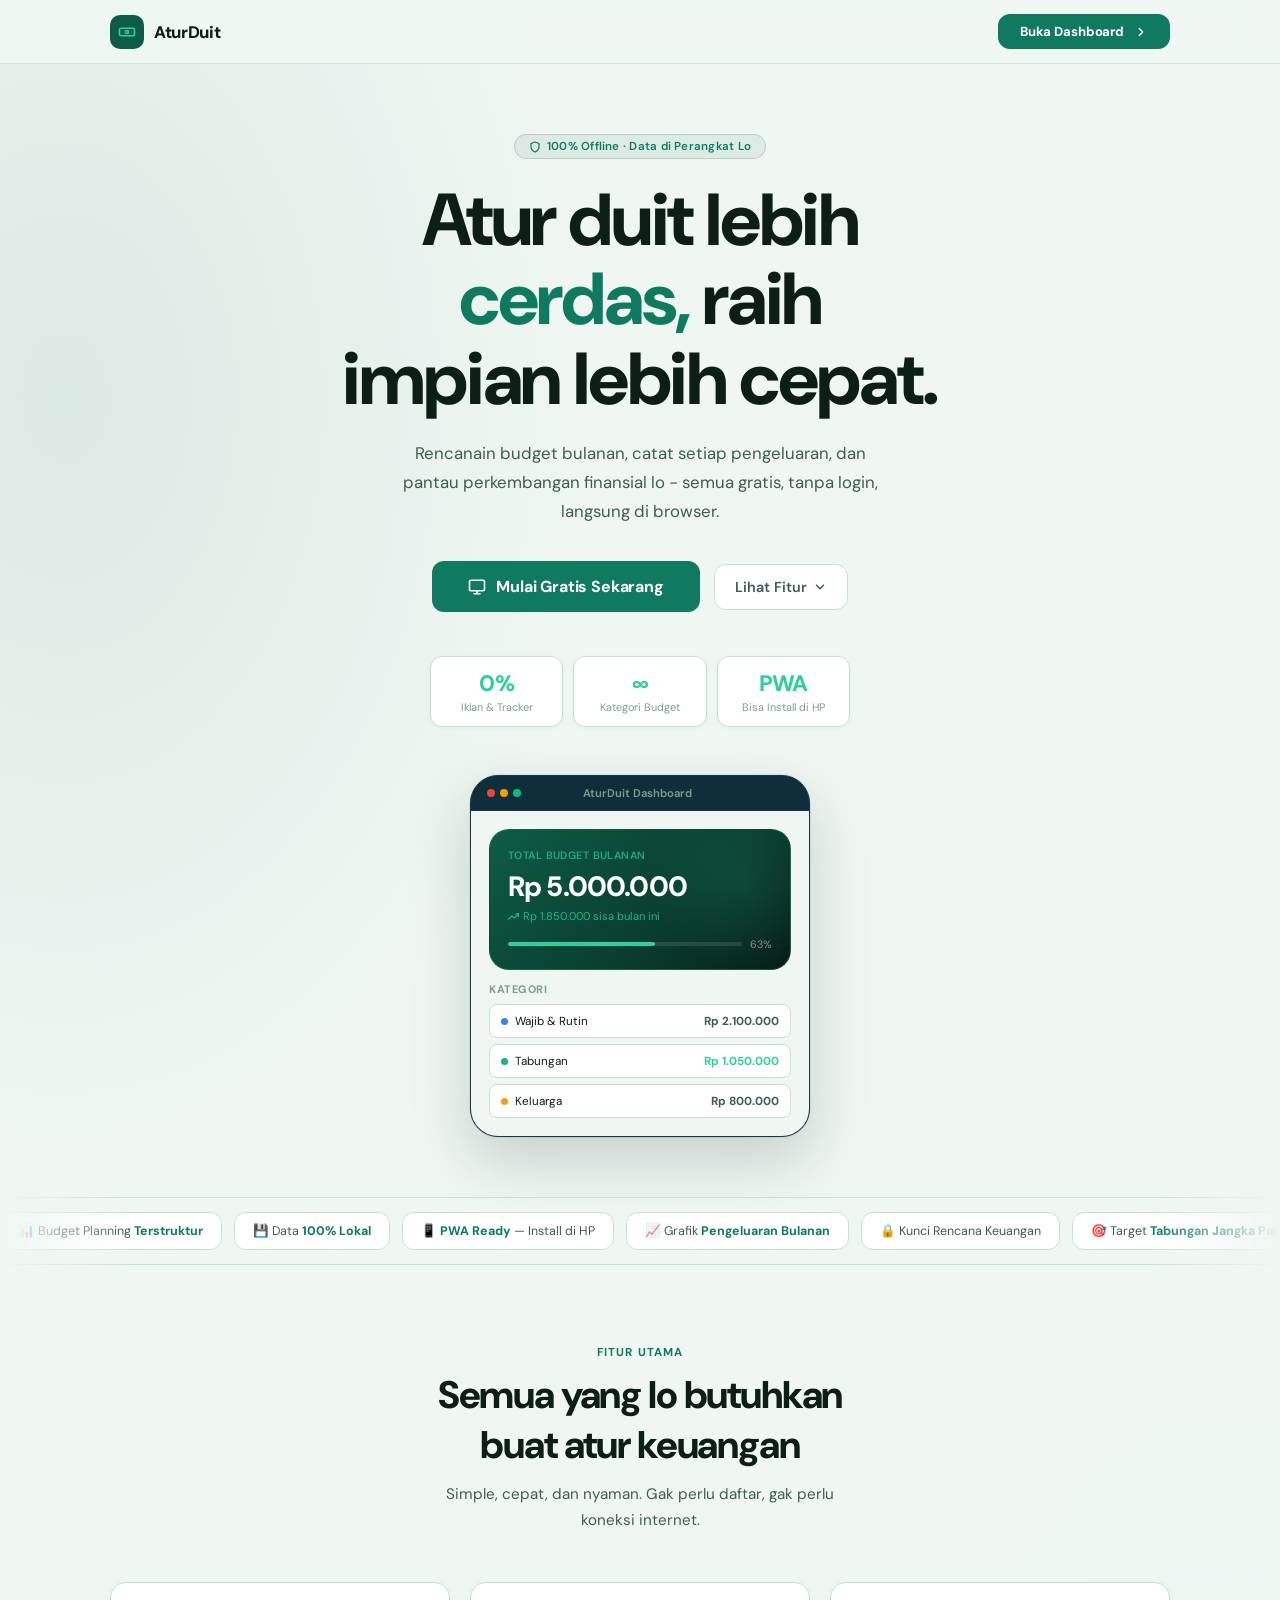
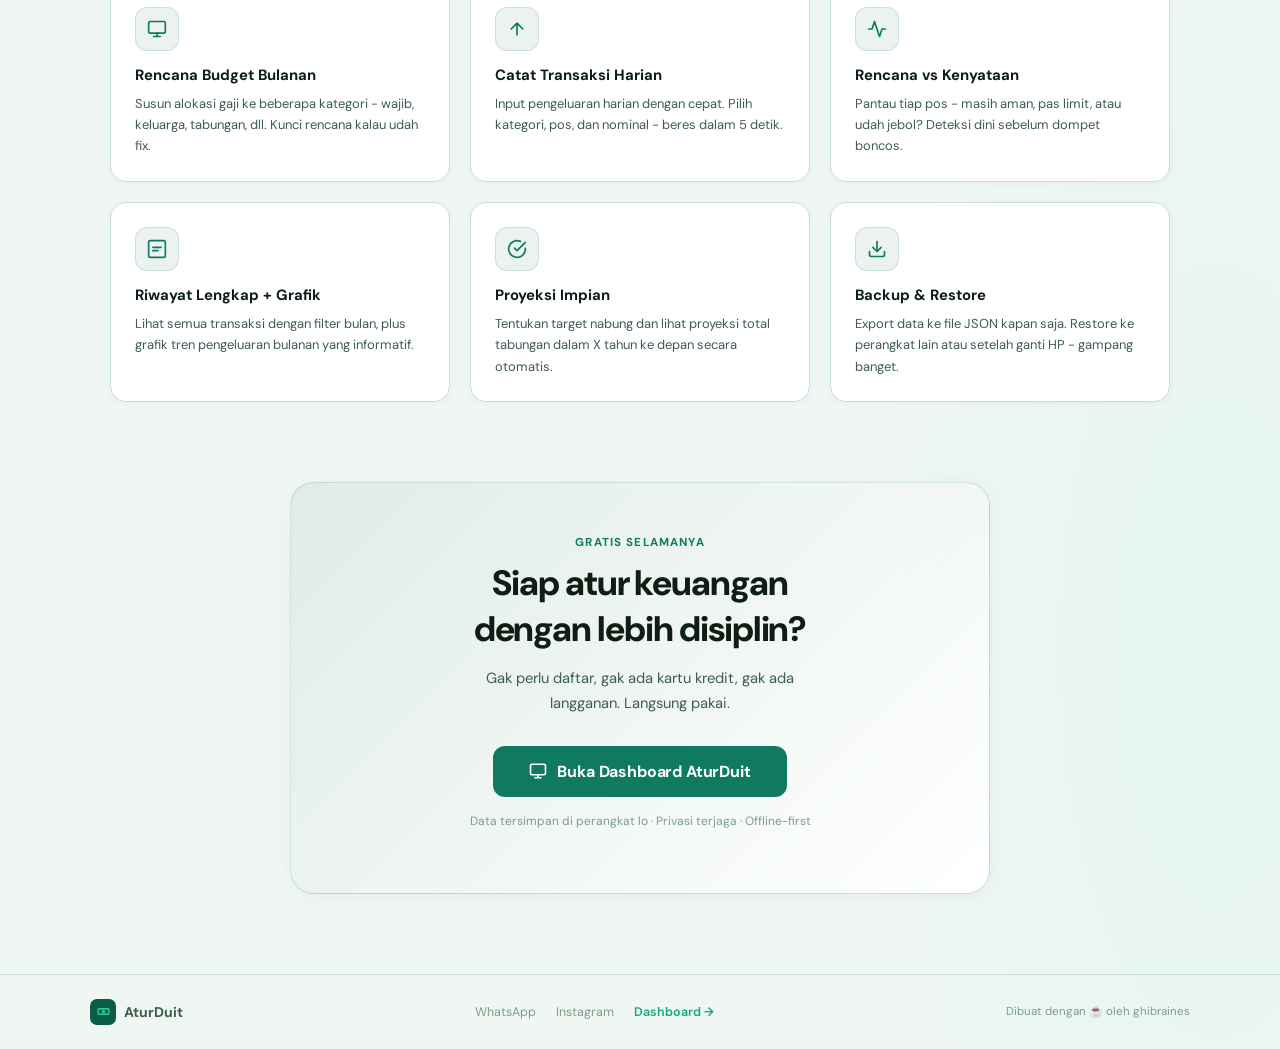
<file: index.html>
<!DOCTYPE html>
<html lang="id">
<head>
  <meta charset="UTF-8">
  <meta name="viewport" content="width=device-width, initial-scale=1.0, viewport-fit=cover">
  <title>AturDuit - Atur Keuangan, Raih Impian</title>
  <link rel="manifest" href="manifest.json">
  <meta name="apple-mobile-web-app-capable" content="yes">
  <meta name="apple-mobile-web-app-status-bar-style" content="black-translucent">
  <meta name="apple-mobile-web-app-title" content="AturDuit">
  <link rel="apple-touch-icon" href="assets/icons/icon-192x192.png">
  <meta name="theme-color" content="#0a1f17">
  <meta name="mobile-web-app-capable" content="yes">
  <meta name="description" content="AturDuit — Rencanain dompet, catat pengeluaran, pantau impian. Gratis, offline-first, privasi terjaga.">
  <link rel="preconnect" href="https://fonts.googleapis.com">
  <link rel="preconnect" href="https://fonts.gstatic.com" crossorigin>
  <link href="https://fonts.googleapis.com/css2?family=DM+Sans:ital,opsz,wght@0,9..40,300..900;1,9..40,300..900&display=swap" rel="stylesheet">
  <link rel="stylesheet" href="style.css">
  <style>
    html,body{margin:0;padding:0;overflow-x:hidden;}
    /* Light mode hero bg — soft mint radials over white */
    .hero-bg{
      background:
        radial-gradient(ellipse 70% 50% at 5% 15%, rgba(13,92,71,.09) 0%, transparent 60%),
        radial-gradient(ellipse 50% 60% at 95% 85%, rgba(45,207,160,.06) 0%, transparent 55%),
        #f0f7f3;
      min-height:100vh;
    }
    /* Navbar — frosted glass on light bg */
    .nav{
      position:sticky;top:0;z-index:40;
      backdrop-filter:blur(16px);-webkit-backdrop-filter:blur(16px);
      background:rgba(240,247,243,.88);
      border-bottom:1px solid rgba(200,224,210,.7);
    }
    .hero-title{font-size:clamp(2.4rem,7vw,4.6rem);font-weight:800;line-height:1.08;letter-spacing:-.03em;color:var(--text-primary);margin:0;}
    .hero-title .accent{color:var(--teal-500);}
    /* Pill — soft teal outline on light bg */
    .pill{display:inline-flex;align-items:center;gap:6px;background:rgba(13,92,71,.08);border:1px solid rgba(15,122,95,.2);border-radius:999px;padding:4px 14px;font-size:.72rem;font-weight:600;color:var(--teal-500);letter-spacing:.02em;}
    /* Feature cards — 3-column grid, responsive */
    .feat-grid{display:grid;grid-template-columns:repeat(3,1fr);gap:20px;}
    @media(max-width:900px){.feat-grid{grid-template-columns:repeat(2,1fr);}}
    @media(max-width:540px){.feat-grid{grid-template-columns:1fr;}}
    .feat-card{background:var(--bg-card);border:1px solid var(--border);border-radius:var(--radius-lg);padding:24px;transition:border-color .2s,transform .2s,box-shadow .2s;box-shadow:0 1px 6px rgba(13,92,71,.05);}
    .feat-card:hover{border-color:rgba(15,122,95,.3);transform:translateY(-3px);box-shadow:0 8px 24px rgba(13,92,71,.1);}
    .feat-icon{width:44px;height:44px;background:rgba(13,92,71,.08);border:1px solid rgba(15,122,95,.15);border-radius:var(--radius-md);display:flex;align-items:center;justify-content:center;margin-bottom:14px;color:var(--teal-500);}
    /* Mockup phone — kept dark so it looks like a real phone screen */
    .mockup-phone{background:#0f1f35;border:1px solid #1e3352;border-radius:28px;overflow:hidden;box-shadow:0 24px 60px rgba(13,30,20,.18),0 0 0 1px rgba(200,224,210,.5);}
    .mockup-bar{background:rgba(13,92,71,.25);border-bottom:1px solid #1e3352;padding:10px 16px;display:flex;align-items:center;justify-content:space-between;}
    .mockup-dot{width:8px;height:8px;border-radius:50%;}
    /* CTA button */
    .cta-btn{display:inline-flex;align-items:center;justify-content:center;gap:10px;background:var(--teal-500);color:#fff;font-family:var(--font);font-size:1rem;font-weight:700;padding:15px 36px;border-radius:var(--radius-md);border:none;cursor:pointer;text-decoration:none;transition:background .18s,transform .12s;letter-spacing:-.01em;}
    .cta-btn:hover{background:var(--teal-600);transform:translateY(-2px);}
    .cta-btn:active{transform:scale(.98) translateY(0);}
    /* Stat chips */
    .stat-chip{background:var(--bg-card);border:1px solid var(--border);border-radius:var(--radius-md);padding:12px 18px;text-align:center;box-shadow:0 1px 4px rgba(13,92,71,.05);}
    .section-eyebrow{font-size:.72rem;font-weight:700;letter-spacing:.1em;text-transform:uppercase;color:var(--teal-500);margin-bottom:10px;}
    footer{border-top:1px solid var(--border);}
    /* PWA install banner — clean light style, teal accent */
    #pwa-banner{
      display:none;position:fixed;bottom:20px;left:16px;right:16px;
      background:var(--bg-card);
      border:1px solid rgba(15,122,95,.25);
      border-radius:var(--radius-lg);
      padding:12px 16px;align-items:center;gap:12px;
      box-shadow:0 4px 20px rgba(13,92,71,.1);
      z-index:999;animation:toastIn .3s ease forwards;
      max-width:480px;margin-left:auto;margin-right:auto;
    }
    #pwa-banner.visible{display:flex;}
    @media(min-width:640px){#pwa-banner{left:auto;right:24px;bottom:24px;width:360px;margin:0;}}
    /* Ticker */
    .ticker-wrap{overflow:hidden;mask-image:linear-gradient(to right,transparent,black 10%,black 90%,transparent);}
    .ticker{display:flex;gap:12px;animation:ticker 30s linear infinite;width:max-content;}
    @keyframes ticker{from{transform:translateX(0);}to{transform:translateX(-50%);}}
    .ticker-item{background:var(--bg-card);border:1px solid var(--border);border-radius:var(--radius-md);padding:10px 18px;white-space:nowrap;font-size:.78rem;color:var(--text-secondary);flex-shrink:0;}
    .ticker-item span{color:var(--teal-500);font-weight:700;}
    /* balance-card stays dark — credit-card look */
    .balance-card{background:linear-gradient(135deg,#0d5c47 0%,#0a3d2e 60%,#061e17 100%);border-radius:var(--radius-xl);border:1px solid rgba(45,207,160,.18);position:relative;overflow:hidden;}
    .balance-card::before{content:'';position:absolute;top:-40px;right:-40px;width:180px;height:180px;background:radial-gradient(circle,rgba(45,207,160,.12) 0%,transparent 70%);pointer-events:none;}
  </style>
</head>
<body class="hero-bg">

<nav class="nav">
  <div style="max-width:1100px;margin:0 auto;padding:14px 20px;display:flex;align-items:center;justify-content:space-between;">
    <div style="display:flex;align-items:center;gap:10px;">
      <div style="width:34px;height:34px;background:var(--teal-600);border-radius:10px;display:flex;align-items:center;justify-content:center;">
        <svg width="18" height="18" viewBox="0 0 24 24" fill="none" stroke="#2dcfa0" stroke-width="2.2" stroke-linecap="round" stroke-linejoin="round"><path d="M20 7H4a2 2 0 0 0-2 2v6a2 2 0 0 0 2 2h16a2 2 0 0 0 2-2V9a2 2 0 0 0-2-2Z"/><circle cx="12" cy="12" r="2"/></svg>
      </div>
      <span style="font-weight:800;font-size:1.05rem;letter-spacing:-.02em;color:var(--text-primary);">AturDuit</span>
    </div>
    <a href="app.html" class="cta-btn" style="font-size:.82rem;padding:9px 22px;box-shadow:none;">
      Buka Dashboard
      <svg width="14" height="14" viewBox="0 0 24 24" fill="none" stroke="currentColor" stroke-width="2.5" stroke-linecap="round" stroke-linejoin="round"><path d="m9 18 6-6-6-6"/></svg>
    </a>
  </div>
</nav>

<section style="max-width:1100px;margin:0 auto;padding:70px 20px 60px;display:grid;grid-template-columns:1fr;gap:48px;align-items:center;">
  <div class="fade-up" style="max-width:640px;margin:0 auto;text-align:center;">
    <div class="pill" style="margin-bottom:22px;">
      <svg width="12" height="12" viewBox="0 0 24 24" fill="none" stroke="currentColor" stroke-width="2.5" stroke-linecap="round" stroke-linejoin="round"><path d="M12 22s8-4 8-10V5l-8-3-8 3v7c0 6 8 10 8 10z"/></svg>
      100% Offline &middot; Data di Perangkat Lo
    </div>
    <h1 class="hero-title">Atur duit lebih<br><span class="accent">cerdas,</span> raih<br>impian lebih cepat.</h1>
    <p style="margin-top:20px;font-size:1.05rem;color:var(--text-secondary);line-height:1.7;max-width:480px;margin-left:auto;margin-right:auto;">Rencanain budget bulanan, catat setiap pengeluaran, dan pantau perkembangan finansial lo - semua gratis, tanpa login, langsung di browser.</p>
    <div style="margin-top:36px;display:flex;flex-wrap:wrap;gap:14px;justify-content:center;align-items:center;">
      <a href="app.html" class="cta-btn">
        <svg width="18" height="18" viewBox="0 0 24 24" fill="none" stroke="currentColor" stroke-width="2.2" stroke-linecap="round" stroke-linejoin="round"><rect x="2" y="3" width="20" height="14" rx="2"/><path d="M8 21h8M12 17v4"/></svg>
        Mulai Gratis Sekarang
      </a>
      <a href="#fitur" style="display:inline-flex;align-items:center;gap:6px;color:var(--text-secondary);font-size:.9rem;font-weight:600;text-decoration:none;padding:13px 20px;border:1px solid var(--border);border-radius:var(--radius-md);transition:color .15s,border-color .15s;background:var(--bg-card);">
        Lihat Fitur
        <svg width="14" height="14" viewBox="0 0 24 24" fill="none" stroke="currentColor" stroke-width="2.5" stroke-linecap="round" stroke-linejoin="round"><path d="m6 9 6 6 6-6"/></svg>
      </a>
    </div>
    <div style="margin-top:44px;display:grid;grid-template-columns:repeat(3,1fr);gap:10px;max-width:420px;margin-left:auto;margin-right:auto;">
      <div class="stat-chip fade-up-delay-1"><div style="font-size:1.4rem;font-weight:800;color:var(--teal-300);letter-spacing:-.03em;">0%</div><div style="font-size:.68rem;color:var(--text-muted);margin-top:2px;">Iklan &amp; Tracker</div></div>
      <div class="stat-chip fade-up-delay-2"><div style="font-size:1.4rem;font-weight:800;color:var(--teal-300);letter-spacing:-.03em;">&infin;</div><div style="font-size:.68rem;color:var(--text-muted);margin-top:2px;">Kategori Budget</div></div>
      <div class="stat-chip fade-up-delay-3"><div style="font-size:1.4rem;font-weight:800;color:var(--teal-300);letter-spacing:-.03em;">PWA</div><div style="font-size:.68rem;color:var(--text-muted);margin-top:2px;">Bisa Install di HP</div></div>
    </div>
  </div>

  <div class="fade-up-delay-2" style="max-width:340px;margin:0 auto;width:100%;">
    <div class="mockup-phone">
      <div class="mockup-bar">
        <div style="display:flex;gap:5px;">
          <div class="mockup-dot" style="background:#ef4444;"></div>
          <div class="mockup-dot" style="background:#f59e0b;"></div>
          <div class="mockup-dot" style="background:#10b981;"></div>
        </div>
        <span style="font-size:.7rem;color:var(--text-muted);font-weight:600;">AturDuit Dashboard</span>
        <div style="width:40px;"></div>
      </div>
      <div style="padding:18px;background:var(--bg-base);">
        <div class="balance-card" style="padding:18px;margin-bottom:12px;">
          <div style="font-size:.67rem;color:rgba(45,207,160,.7);font-weight:600;margin-bottom:6px;letter-spacing:.04em;">TOTAL BUDGET BULANAN</div>
          <div style="font-size:1.75rem;font-weight:800;color:#fff;letter-spacing:-.03em;">Rp 5.000.000</div>
          <div style="margin-top:4px;font-size:.7rem;color:rgba(45,207,160,.8);display:flex;align-items:center;gap:4px;">
            <svg width="11" height="11" viewBox="0 0 24 24" fill="none" stroke="currentColor" stroke-width="2.5" stroke-linecap="round" stroke-linejoin="round"><path d="m23 6-9.5 9.5-5-5L1 18"/><path d="M17 6h6v6"/></svg>
            Rp 1.850.000 sisa bulan ini
          </div>
          <div style="margin-top:14px;display:flex;gap:8px;align-items:center;">
            <div style="height:4px;flex:1;background:rgba(255,255,255,.12);border-radius:999px;overflow:hidden;"><div style="height:100%;width:63%;background:var(--teal-300);border-radius:999px;"></div></div>
            <span style="font-size:.67rem;color:rgba(255,255,255,.5);">63%</span>
          </div>
        </div>
        <div style="font-size:.68rem;font-weight:700;color:var(--text-muted);margin-bottom:8px;letter-spacing:.05em;">KATEGORI</div>
        <div style="display:flex;flex-direction:column;gap:6px;">
          <div style="display:flex;justify-content:space-between;align-items:center;padding:8px 11px;background:var(--bg-card);border:1px solid var(--border);border-radius:var(--radius-sm);"><div style="display:flex;align-items:center;gap:7px;"><div style="width:7px;height:7px;border-radius:50%;background:#3b82f6;"></div><span style="font-size:.73rem;color:var(--text-primary);">Wajib &amp; Rutin</span></div><span style="font-size:.73rem;font-weight:700;color:var(--text-secondary);">Rp 2.100.000</span></div>
          <div style="display:flex;justify-content:space-between;align-items:center;padding:8px 11px;background:var(--bg-card);border:1px solid var(--border);border-radius:var(--radius-sm);"><div style="display:flex;align-items:center;gap:7px;"><div style="width:7px;height:7px;border-radius:50%;background:#10b981;"></div><span style="font-size:.73rem;color:var(--text-primary);">Tabungan</span></div><span style="font-size:.73rem;font-weight:700;color:var(--teal-300);">Rp 1.050.000</span></div>
          <div style="display:flex;justify-content:space-between;align-items:center;padding:8px 11px;background:var(--bg-card);border:1px solid var(--border);border-radius:var(--radius-sm);"><div style="display:flex;align-items:center;gap:7px;"><div style="width:7px;height:7px;border-radius:50%;background:#f59e0b;"></div><span style="font-size:.73rem;color:var(--text-primary);">Keluarga</span></div><span style="font-size:.73rem;font-weight:700;color:var(--text-secondary);">Rp 800.000</span></div>
        </div>
      </div>
    </div>
  </div>
</section>

<div class="ticker-wrap" style="padding:14px 0;border-top:1px solid var(--border);border-bottom:1px solid var(--border);">
  <div class="ticker">
    <div class="ticker-item">&#128202; Budget Planning <span>Terstruktur</span></div>
    <div class="ticker-item">&#128190; Data <span>100% Lokal</span></div>
    <div class="ticker-item">&#128241; <span>PWA Ready</span> &mdash; Install di HP</div>
    <div class="ticker-item">&#128200; Grafik <span>Pengeluaran Bulanan</span></div>
    <div class="ticker-item">&#128274; Kunci Rencana Keuangan</div>
    <div class="ticker-item">&#127919; Target <span>Tabungan Jangka Panjang</span></div>
    <div class="ticker-item">&#128196; Print <span>Laporan PDF</span></div>
    <div class="ticker-item">&#128260; <span>Backup &amp; Restore</span> Data</div>
    <div class="ticker-item">&#128202; Budget Planning <span>Terstruktur</span></div>
    <div class="ticker-item">&#128190; Data <span>100% Lokal</span></div>
    <div class="ticker-item">&#128241; <span>PWA Ready</span> &mdash; Install di HP</div>
    <div class="ticker-item">&#128200; Grafik <span>Pengeluaran Bulanan</span></div>
    <div class="ticker-item">&#128274; Kunci Rencana Keuangan</div>
    <div class="ticker-item">&#127919; Target <span>Tabungan Jangka Panjang</span></div>
    <div class="ticker-item">&#128196; Print <span>Laporan PDF</span></div>
    <div class="ticker-item">&#128260; <span>Backup &amp; Restore</span> Data</div>
  </div>
</div>

<section id="fitur" style="max-width:1100px;margin:0 auto;padding:80px 20px;">
  <div style="text-align:center;margin-bottom:48px;">
    <div class="section-eyebrow">Fitur Utama</div>
    <h2 style="font-size:clamp(1.6rem,4vw,2.4rem);font-weight:800;letter-spacing:-.03em;margin:0;">Semua yang lo butuhkan<br>buat atur keuangan</h2>
    <p style="margin-top:12px;color:var(--text-secondary);font-size:.95rem;max-width:440px;margin-left:auto;margin-right:auto;line-height:1.7;">Simple, cepat, dan nyaman. Gak perlu daftar, gak perlu koneksi internet.</p>
  </div>
  <div class="feat-grid">
    <div class="feat-card fade-up">
      <div class="feat-icon"><svg width="20" height="20" viewBox="0 0 24 24" fill="none" stroke="currentColor" stroke-width="2" stroke-linecap="round" stroke-linejoin="round"><rect x="2" y="3" width="20" height="14" rx="2"/><path d="M8 21h8M12 17v4"/></svg></div>
      <h3 style="font-size:.93rem;font-weight:700;margin:0 0 8px;color:var(--text-primary);">Rencana Budget Bulanan</h3>
      <p style="font-size:.81rem;color:var(--text-secondary);line-height:1.65;margin:0;">Susun alokasi gaji ke beberapa kategori - wajib, keluarga, tabungan, dll. Kunci rencana kalau udah fix.</p>
    </div>
    <div class="feat-card fade-up-delay-1">
      <div class="feat-icon"><svg width="20" height="20" viewBox="0 0 24 24" fill="none" stroke="currentColor" stroke-width="2" stroke-linecap="round" stroke-linejoin="round"><path d="M12 5v14M5 12l7-7 7 7"/></svg></div>
      <h3 style="font-size:.93rem;font-weight:700;margin:0 0 8px;color:var(--text-primary);">Catat Transaksi Harian</h3>
      <p style="font-size:.81rem;color:var(--text-secondary);line-height:1.65;margin:0;">Input pengeluaran harian dengan cepat. Pilih kategori, pos, dan nominal - beres dalam 5 detik.</p>
    </div>
    <div class="feat-card fade-up-delay-2">
      <div class="feat-icon"><svg width="20" height="20" viewBox="0 0 24 24" fill="none" stroke="currentColor" stroke-width="2" stroke-linecap="round" stroke-linejoin="round"><polyline points="22 12 18 12 15 21 9 3 6 12 2 12"/></svg></div>
      <h3 style="font-size:.93rem;font-weight:700;margin:0 0 8px;color:var(--text-primary);">Rencana vs Kenyataan</h3>
      <p style="font-size:.81rem;color:var(--text-secondary);line-height:1.65;margin:0;">Pantau tiap pos - masih aman, pas limit, atau udah jebol? Deteksi dini sebelum dompet boncos.</p>
    </div>
    <div class="feat-card fade-up">
      <div class="feat-icon"><svg width="20" height="20" viewBox="0 0 24 24" fill="none" stroke="currentColor" stroke-width="2" stroke-linecap="round" stroke-linejoin="round"><rect x="2" y="2" width="20" height="20" rx="2"/><path d="M7 10h10M7 14h6"/></svg></div>
      <h3 style="font-size:.93rem;font-weight:700;margin:0 0 8px;color:var(--text-primary);">Riwayat Lengkap + Grafik</h3>
      <p style="font-size:.81rem;color:var(--text-secondary);line-height:1.65;margin:0;">Lihat semua transaksi dengan filter bulan, plus grafik tren pengeluaran bulanan yang informatif.</p>
    </div>
    <div class="feat-card fade-up-delay-1">
      <div class="feat-icon"><svg width="20" height="20" viewBox="0 0 24 24" fill="none" stroke="currentColor" stroke-width="2" stroke-linecap="round" stroke-linejoin="round"><path d="M22 11.08V12a10 10 0 1 1-5.93-9.14"/><polyline points="22 4 12 14.01 9 11.01"/></svg></div>
      <h3 style="font-size:.93rem;font-weight:700;margin:0 0 8px;color:var(--text-primary);">Proyeksi Impian</h3>
      <p style="font-size:.81rem;color:var(--text-secondary);line-height:1.65;margin:0;">Tentukan target nabung dan lihat proyeksi total tabungan dalam X tahun ke depan secara otomatis.</p>
    </div>
    <div class="feat-card fade-up-delay-2">
      <div class="feat-icon"><svg width="20" height="20" viewBox="0 0 24 24" fill="none" stroke="currentColor" stroke-width="2" stroke-linecap="round" stroke-linejoin="round"><path d="M21 15v4a2 2 0 0 1-2 2H5a2 2 0 0 1-2-2v-4"/><polyline points="7 10 12 15 17 10"/><line x1="12" y1="15" x2="12" y2="3"/></svg></div>
      <h3 style="font-size:.93rem;font-weight:700;margin:0 0 8px;color:var(--text-primary);">Backup &amp; Restore</h3>
      <p style="font-size:.81rem;color:var(--text-secondary);line-height:1.65;margin:0;">Export data ke file JSON kapan saja. Restore ke perangkat lain atau setelah ganti HP - gampang banget.</p>
    </div>
  </div>
</section>

<section style="padding:0 20px 80px;">
  <div style="max-width:700px;margin:0 auto;text-align:center;background:linear-gradient(135deg,rgba(13,92,71,.07) 0%,rgba(255,255,255,1) 100%);border:1px solid rgba(15,122,95,.18);border-radius:24px;padding:52px 32px;box-shadow:0 2px 16px rgba(13,92,71,.06);">
    <div class="section-eyebrow">Gratis Selamanya</div>
    <h2 style="font-size:clamp(1.5rem,4vw,2.2rem);font-weight:800;letter-spacing:-.03em;margin:8px 0 14px;">Siap atur keuangan<br>dengan lebih disiplin?</h2>
    <p style="color:var(--text-secondary);font-size:.92rem;max-width:380px;margin:0 auto 30px;line-height:1.7;">Gak perlu daftar, gak ada kartu kredit, gak ada langganan. Langsung pakai.</p>
    <a href="app.html" class="cta-btn" style="font-size:1rem;">
      <svg width="18" height="18" viewBox="0 0 24 24" fill="none" stroke="currentColor" stroke-width="2.2" stroke-linecap="round" stroke-linejoin="round"><rect x="2" y="3" width="20" height="14" rx="2"/><path d="M8 21h8M12 17v4"/></svg>
      Buka Dashboard AturDuit
    </a>
    <p style="margin-top:16px;font-size:.75rem;color:var(--text-muted);">Data tersimpan di perangkat lo &middot; Privasi terjaga &middot; Offline-first</p>
  </div>
</section>

<footer style="padding:24px 20px;text-align:center;">
  <div style="max-width:1100px;margin:0 auto;display:flex;flex-wrap:wrap;justify-content:space-between;align-items:center;gap:12px;">
    <div style="display:flex;align-items:center;gap:8px;">
      <div style="width:26px;height:26px;background:var(--teal-600);border-radius:7px;display:flex;align-items:center;justify-content:center;">
        <svg width="13" height="13" viewBox="0 0 24 24" fill="none" stroke="#2dcfa0" stroke-width="2.5" stroke-linecap="round" stroke-linejoin="round"><path d="M20 7H4a2 2 0 0 0-2 2v6a2 2 0 0 0 2 2h16a2 2 0 0 0 2-2V9a2 2 0 0 0-2-2Z"/><circle cx="12" cy="12" r="2"/></svg>
      </div>
      <span style="font-weight:700;font-size:.88rem;color:var(--text-secondary);">AturDuit</span>
    </div>
    <div style="display:flex;gap:20px;align-items:center;">
      <a href="https://wa.me/6285647353584" target="_blank" style="font-size:.78rem;color:var(--text-muted);text-decoration:none;">WhatsApp</a>
      <a href="https://instagram.com/ghibraines" target="_blank" style="font-size:.78rem;color:var(--text-muted);text-decoration:none;">Instagram</a>
      <a href="app.html" style="font-size:.78rem;color:var(--teal-400);text-decoration:none;font-weight:600;">Dashboard &rarr;</a>
    </div>
    <p style="font-size:.72rem;color:var(--text-muted);margin:0;">Dibuat dengan &#9749; oleh ghibraines</p>
  </div>
</footer>

<div id="pwa-banner">
  <div style="width:36px;height:36px;background:var(--teal-600);border-radius:10px;display:flex;align-items:center;justify-content:center;flex-shrink:0;">
    <svg width="18" height="18" viewBox="0 0 24 24" fill="none" stroke="#2dcfa0" stroke-width="2" stroke-linecap="round" stroke-linejoin="round"><rect x="2" y="5" width="20" height="14" rx="2"/><path d="M16 12h-4m0 0h-4m4 0V9m0 3v3"/></svg>
  </div>
  <div style="flex:1;min-width:0;">
    <p style="margin:0;font-size:.82rem;font-weight:700;color:var(--text-primary);">Pasang AturDuit di HP</p>
    <p style="margin:2px 0 0;font-size:.72rem;color:var(--text-muted);">Akses lebih cepat, bisa offline!</p>
  </div>
  <button id="pwa-install-btn" style="background:var(--teal-500);color:#fff;border:none;border-radius:8px;padding:7px 14px;font-size:.76rem;font-weight:700;cursor:pointer;font-family:var(--font);white-space:nowrap;flex-shrink:0;">Pasang</button>
  <button id="pwa-dismiss-btn" style="background:transparent;color:var(--text-muted);border:none;cursor:pointer;padding:4px;font-size:1.1rem;line-height:1;flex-shrink:0;">&#10005;</button>
</div>

<script>
  if('serviceWorker' in navigator){window.addEventListener('load',()=>{navigator.serviceWorker.register('./sw.js').catch(()=>{});});}
  let deferredPrompt=null;
  window.addEventListener('beforeinstallprompt',(e)=>{e.preventDefault();deferredPrompt=e;if(!sessionStorage.getItem('pwa-dismissed')){document.getElementById('pwa-banner').classList.add('visible');}});
  window.addEventListener('appinstalled',()=>{document.getElementById('pwa-banner').classList.remove('visible');});
  document.getElementById('pwa-install-btn').addEventListener('click',async()=>{if(!deferredPrompt)return;deferredPrompt.prompt();const{outcome}=await deferredPrompt.userChoice;if(outcome==='accepted')deferredPrompt=null;document.getElementById('pwa-banner').classList.remove('visible');});
  document.getElementById('pwa-dismiss-btn').addEventListener('click',()=>{document.getElementById('pwa-banner').classList.remove('visible');sessionStorage.setItem('pwa-dismissed','1');});
</script>
</body>
</html>
</file>
<file: style.css>
/* ═══════════════════════════════════════════════════════════
   AturDuit — Shared Design System · Light Mode
   Clean fintech vibes: white cards, teal accent, mint bg
   ═══════════════════════════════════════════════════════════ */

:root {
  /* Core palette — light mint base */
  --bg-base:       #f0f7f3;
  --bg-card:       #ffffff;
  --bg-card-hover: #f7fdfb;
  --bg-input:      #f0f7f3;
  --border:        #c8e0d2;
  --border-focus:  #12a87f;

  /* Accent — teal (primary brand) */
  --teal-600:   #0d5c47;
  --teal-500:   #0f7a5f;
  --teal-400:   #12a87f;
  --teal-300:   #2dcfa0;
  --teal-100:   #d0f5eb;

  /* Text */
  --text-primary:   #0d1e14;
  --text-secondary: #3d5e4e;
  --text-muted:     #7a9e8c;

  /* Status colors */
  --green:  #10b981;
  --red:    #ef4444;
  --amber:  #f59e0b;
  --indigo: #6366f1;
  --blue:   #3b82f6;

  /* Typography */
  --font: 'DM Sans', sans-serif;
  --radius-sm: 8px;
  --radius-md: 12px;
  --radius-lg: 16px;
  --radius-xl: 20px;
}

* { box-sizing: border-box; }

body {
  font-family: var(--font);
  background-color: var(--bg-base);
  background-image:
    radial-gradient(ellipse 70% 55% at 0% 0%, rgba(13,92,71,0.10) 0%, transparent 55%),
    radial-gradient(ellipse 55% 65% at 100% 100%, rgba(45,207,160,0.08) 0%, transparent 55%),
    radial-gradient(ellipse 40% 40% at 50% 30%, rgba(45,207,160,0.04) 0%, transparent 60%);
  color: var(--text-primary);
  min-height: 100vh;
  -webkit-font-smoothing: antialiased;
  -moz-osx-font-smoothing: grayscale;
}

/* ── Scrollbar ────────────────────────────────────────────── */
::-webkit-scrollbar       { width: 5px; height: 5px; }
::-webkit-scrollbar-track { background: var(--bg-base); }
::-webkit-scrollbar-thumb { background: var(--border); border-radius: 4px; }
.no-scrollbar::-webkit-scrollbar { display: none; }
.no-scrollbar { -ms-overflow-style: none; scrollbar-width: none; }

/* ── Cards — glassmorphism ────────────────────────────────── */
.ad-card {
  background: rgba(255, 255, 255, 0.72);
  backdrop-filter: blur(18px) saturate(1.5);
  -webkit-backdrop-filter: blur(18px) saturate(1.5);
  border: 1px solid rgba(200, 224, 210, 0.60);
  border-radius: var(--radius-lg);
  box-shadow:
    0 4px 24px rgba(13, 92, 71, 0.07),
    0 1px 4px rgba(13, 92, 71, 0.04),
    inset 0 1px 0 rgba(255, 255, 255, 0.85);
}

/* ── Buttons ──────────────────────────────────────────────── */
.btn-primary {
  background: var(--teal-500);
  color: #fff;
  border: none;
  border-radius: var(--radius-md);
  font-family: var(--font);
  font-weight: 700;
  cursor: pointer;
  transition: background 0.18s, transform 0.12s;
}
.btn-primary:hover  { background: var(--teal-400); }
.btn-primary:active { transform: scale(0.98); }

/* ── Toast animation ──────────────────────────────────────── */
@keyframes toastIn {
  from { transform: translateY(-16px) scale(0.96); opacity: 0; }
  to   { transform: translateY(0)     scale(1);    opacity: 1; }
}
.animate-toast { animation: toastIn 0.22s cubic-bezier(0.16, 1, 0.3, 1) forwards; }

/* ── Shared inputs ────────────────────────────────────────── */
.ad-input {
  background: var(--bg-input);
  border: 1px solid var(--border);
  border-radius: var(--radius-sm);
  color: var(--text-primary);
  font-family: var(--font);
  outline: none;
  transition: border-color 0.15s;
}
.ad-input:focus { border-color: var(--teal-500); }

/* ── Fade-in on load ──────────────────────────────────────── */
@keyframes fadeUp {
  from { opacity: 0; transform: translateY(20px); }
  to   { opacity: 1; transform: translateY(0); }
}
.fade-up { animation: fadeUp 0.5s ease forwards; }
.fade-up-delay-1 { animation: fadeUp 0.5s 0.1s ease both; }
.fade-up-delay-2 { animation: fadeUp 0.5s 0.2s ease both; }
.fade-up-delay-3 { animation: fadeUp 0.5s 0.35s ease both; }

/* ── Glassmorphism teal card (landing hero) ───────────────── */
.glass-card {
  background: rgba(255, 255, 255, 0.72);
  backdrop-filter: blur(24px) saturate(1.6);
  -webkit-backdrop-filter: blur(24px) saturate(1.6);
  border: 1px solid rgba(200, 224, 210, 0.65);
  border-radius: var(--radius-xl);
  box-shadow:
    0 8px 32px rgba(13, 92, 71, 0.09),
    0 2px 8px rgba(13, 92, 71, 0.05),
    inset 0 1px 0 rgba(255, 255, 255, 0.92);
}

/* ── "Credit card" style widget — stays dark ─────────────── */
.balance-card {
  background: linear-gradient(135deg, #0d5c47 0%, #0a3d2e 60%, #061e17 100%);
  border-radius: var(--radius-xl);
  border: 1px solid rgba(45, 207, 160, 0.18);
  position: relative;
  overflow: hidden;
}
.balance-card::before {
  content: '';
  position: absolute;
  top: -40px; right: -40px;
  width: 180px; height: 180px;
  background: radial-gradient(circle, rgba(45,207,160,0.12) 0%, transparent 70%);
  pointer-events: none;
}

/* ── Chart container ──────────────────────────────────────── */
.chart-wrap {
  position: relative;
  width: 100%;
}

/* ── Budget amount inline input (app) ────────────────────── */
.budget-amount-input {
  background: transparent;
  border: 1px solid var(--border);
  border-radius: 6px;
  padding: 3px 7px;
  color: var(--teal-500);
  font-weight: 600;
  font-size: 12px;
  text-align: right;
  width: 130px;
  transition: border-color 0.15s;
  outline: none;
  font-family: var(--font);
}
.budget-amount-input:focus   { border-color: var(--teal-500); color: var(--text-primary); }
.budget-amount-input:disabled { opacity: 0.45; cursor: not-allowed; }

/* ── Mobile table min-width ───────────────────────────────── */
.mobile-table      { min-width: 480px; }
.mobile-table-wide { min-width: 560px; }

@media (max-width: 640px) {
  .touch-target { min-height: 40px; }
  input[type="date"], input[type="month"] { min-height: 38px; }
}
</file>
